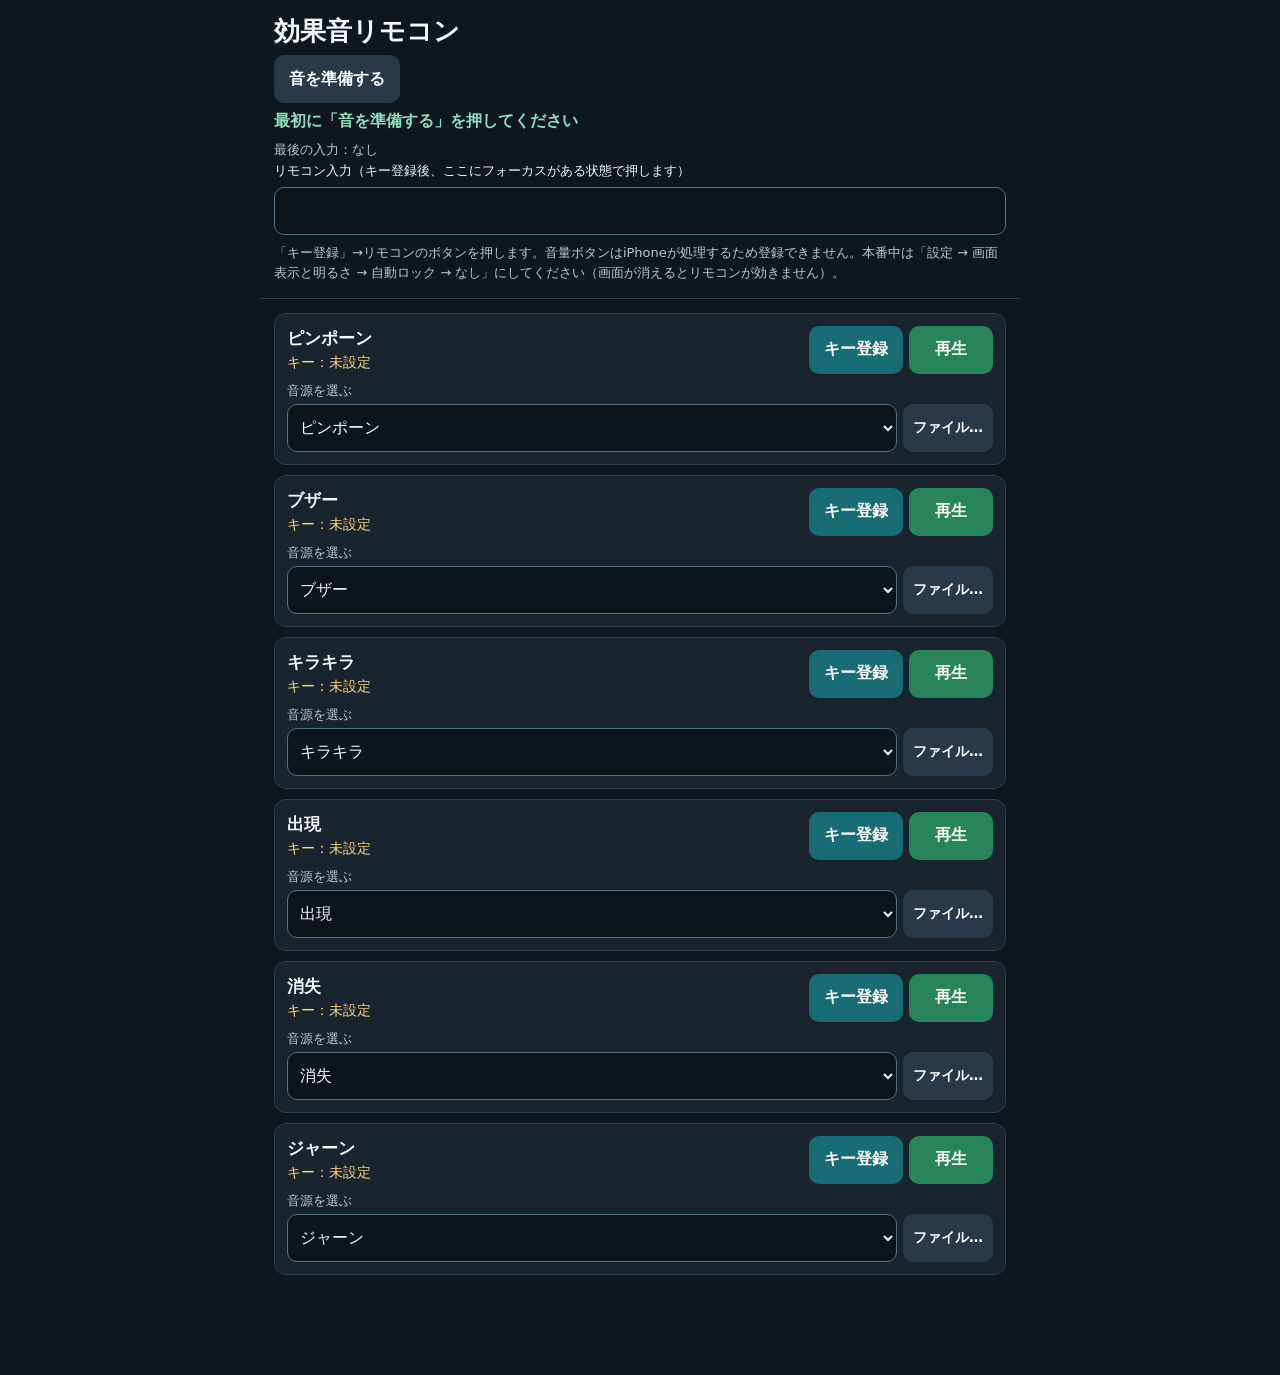
<file: effect-remote-simple.html>
<!doctype html>
<html lang="ja">
<head>
  <meta charset="utf-8">
  <meta name="viewport" content="width=device-width, initial-scale=1, viewport-fit=cover">
  <meta name="theme-color" content="#101820">
  <meta name="format-detection" content="telephone=no">
  <title>かんたん効果音リモコン</title>
  <style>
    :root { color-scheme: dark; font-family: system-ui, sans-serif; background: #101820; color: #f5f7fa; }
    * { box-sizing: border-box; -webkit-tap-highlight-color: transparent; }
    html { -webkit-text-size-adjust: 100%; }
    body { max-width: 760px; margin: 0 auto; padding: 18px 14px calc(90px + env(safe-area-inset-bottom)); }
    h1 { margin: 0 0 6px; font-size: 26px; }
    p { color: #bac6d2; }
    button, select, input { min-height: 48px; border: 0; border-radius: 10px; font: inherit; }
    button { padding: 10px 15px; background: #293947; color: white; font-weight: 700; touch-action: manipulation; -webkit-appearance: none; appearance: none; -webkit-touch-callout: none; -webkit-user-select: none; user-select: none; }
    button:disabled { opacity: .45; }
    input { display: block; width: 100%; margin-top: 6px; padding: 10px 12px; border: 1px solid #557080; background: #0d141a; color: white; font-size: 16px; }
    input:focus { outline: 3px solid #42c6cc; }
    .top { position: sticky; top: 0; z-index: 2; margin: -18px -14px 14px; padding: 14px; background: #101820f2; border-bottom: 1px solid #31404d; }
    .status { margin: 8px 0; color: #8de0bb; font-weight: 700; }
    .help { margin: 8px 0 0; font-size: 13px; line-height: 1.55; }
    .row { display: grid; grid-template-columns: minmax(0, 1fr) auto; gap: 8px; align-items: center; margin: 10px 0; padding: 12px; border: 1px solid #31404d; border-radius: 12px; background: #19242e; }
    .row h2 { margin: 0 0 4px; font-size: 17px; }
    .key { color: #ffd37b; font-size: 14px; }
    .sound-picker { grid-column: 1 / -1; display: grid; grid-template-columns: minmax(0, 1fr) auto; gap: 4px 6px; }
    .sound-picker label { grid-column: 1 / -1; color: #bac6d2; font-size: 13px; }
    .sound-picker select { width: 100%; min-width: 0; padding: 0 8px; border: 1px solid #557080; background: #0d141a; color: #f5f7fa; font-size: 16px; }
    .sound-picker .open-file { padding-inline: 10px; font-size: 14px; }
    .sound-picker input[hidden] { display: none; }
    .actions { display: flex; gap: 6px; }
    .learn { background: #176d73; }
    .play { min-width: 84px; background: #27845b; }
    #stop { position: fixed; z-index: 3; right: 14px; bottom: max(14px, env(safe-area-inset-bottom)); background: #a33e45; box-shadow: 0 4px 18px #0008; }
    #stop:disabled { display: none; }
    @media (max-width: 430px) { .row { grid-template-columns: 1fr; } .actions button { flex: 1; } }
  </style>
</head>
<body>
  <header class="top">
    <h1>効果音リモコン</h1>
    <button id="prepare" type="button">音を準備する</button>
    <button id="stop" type="button" disabled>全停止</button>
    <div id="status" class="status" role="status" aria-live="polite">最初に「音を準備する」を押してください</div>
    <p id="last" class="help">最後の入力：なし</p>
    <label for="capture" class="help">リモコン入力（キー登録後、ここにフォーカスがある状態で押します）</label>
    <input id="capture" type="text" inputmode="none" autocomplete="off" autocapitalize="off" spellcheck="false" aria-label="リモコン入力テスト">
    <p class="help">「キー登録」→リモコンのボタンを押します。音量ボタンはiPhoneが処理するため登録できません。本番中は「設定 → 画面表示と明るさ → 自動ロック → なし」にしてください（画面が消えるとリモコンが効きません）。</p>
  </header>
  <main id="list" aria-label="効果音"></main>

  <script>
    (() => {
      const builtIns = [
        ["ピンポーン", "sfx_correct_pingpong.wav"],
        ["ブザー", "sfx_wrong_buzzer.wav"],
        ["キラキラ", "sfx_magic_sparkle_reveal.wav"],
        ["出現", "sfx_magic_whoosh_appear.wav"],
        ["消失", "sfx_magic_vanish_poof.wav"],
        ["ジャーン", "sfx_magic_tada_sting.wav"]
      ];
      const library = new Map(builtIns.concat([["マリオ効果音","マリオ効果音.wav"],["fanfere","fanfere.mp3"],["シャキーン","シャキーン.mp3"],["テレレレッテレー","テレレレッテレー.mp3"],["ピューイーン","ピューイーン.mp3"],["ルービックキューブがそろう","ルービックキューブがそろう.wav"],["銃","銃.wav"],["大砲","大砲.wav"]]).map(([name, file]) => [
        file, { name, url: `./sound-effects/${encodeURIComponent(file)}`, bufferPromise: null }
      ]));
      const effects = builtIns.map(([name, file]) => ({
        name, key: "", file, sound: library.get(file), source: null, requestId: 0, selectionId: 0
      }));
      const sourceStorageKey = "magic-show-cue.effect-remote-simple.sources.v1";
      const storageKey = "magic-show-cue.effect-remote-simple.v1";
      const list = document.querySelector("#list");
      const status = document.querySelector("#status");
      const last = document.querySelector("#last");
      const capture = document.querySelector("#capture");
      const stopButton = document.querySelector("#stop");
      let learning = -1;
      let learningTimer;
      let audioContext;
      let keepAlive = null;
      let keepAliveWanted = false;
      let audioWasStopped = false;

      try {
        const saved = JSON.parse(localStorage.getItem(storageKey) || "[]");
        effects.forEach((effect, i) => { effect.key = typeof saved[i] === "string" ? canonicalKey(saved[i]) : ""; });
      } catch (_) {}

      try {
        const saved = JSON.parse(localStorage.getItem(sourceStorageKey) || "[]");
        effects.forEach((effect, i) => {
          if (!library.has(saved?.[i])) return;
          effect.file = saved[i];
          effect.sound = library.get(effect.file);
        });
      } catch (_) {}

      function saveSources() {
        try { localStorage.setItem(sourceStorageKey, JSON.stringify(effects.map((effect) => effect.file))); }
        catch (_) {}
      }
      function save() {
        try { localStorage.setItem(storageKey, JSON.stringify(effects.map((effect) => effect.key))); }
        catch (_) {}
      }
      function render() {
        list.innerHTML = effects.map((effect, i) => `
          <section class="row" data-index="${i}">
            <div><h2>${effect.name}</h2><div class="key"></div></div>
            <div class="actions">
              <button class="learn" type="button">${learning === i ? "入力待ち…" : "キー登録"}</button>
              <button class="play" type="button">再生</button>
            </div>
            <div class="sound-picker">
              <label for="sound-${i}">音源を選ぶ</label>
              <select id="sound-${i}" class="sound-select" aria-label="${effect.name}の音源"></select>
              <button class="open-file" type="button" aria-label="${effect.name}の音声ファイルを選ぶ">ファイル…</button>
              <input class="sound-file" type="file" accept=".wav,.mp3,audio/wav,audio/x-wav,audio/wave,audio/mpeg,audio/mp3" hidden>
            </div>
          </section>`).join("");
        list.querySelectorAll(".key").forEach((label, i) => {
          label.textContent = `キー：${effects[i].key || "未設定"}`;
        });
        list.querySelectorAll(".sound-select").forEach((select, i) => {
          const effect = effects[i];
          for (const [file, sound] of library) select.add(new Option(sound.name, file));
          if (effect.sound.file) select.add(new Option(effect.sound.name, "custom"));
          select.value = effect.sound.file ? "custom" : effect.file;
        });
      }
      function canonicalKey(name) {
        if (/^(PageUp|Prior)$/i.test(name)) return "PageUp";
        if (/^(PageDown|Next)$/i.test(name)) return "PageDown";
        return name;
      }
      function keyName(event) {
        const key = event.key || "";
        const code = event.code || "";
        if (/^(Key[A-Z]|Digit[0-9]|Numpad\w+)$/i.test(code)) return code;
        if (key === " " || key === "Spacebar") return "Space";
        if (key && key !== "Unidentified") return canonicalKey(key);
        if (code && code !== "Unidentified") return canonicalKey(code);
        const legacyCode = event.keyCode || event.which;
        if (legacyCode === 33) return "PageUp";
        if (legacyCode === 34) return "PageDown";
        return "不明";
      }
      function showInput(name) {
        last.textContent = `最後の入力：${name}（${new Date().toLocaleTimeString("ja-JP")}）`;
      }
      function focusCapture() {
        try { capture.focus({ preventScroll: true }); }
        catch (_) { capture.focus(); }
      }
      function getAudioContext() {
        const AudioContextClass = window.AudioContext || window.webkitAudioContext;
        if (!AudioContextClass) throw new Error("このブラウザでは効果音を再生できません");
        if (!audioContext) {
          audioContext = new AudioContextClass();
          // iPhoneは電話・Siri・画面ロックなどで音が止まる(interrupted)ので、状態を監視する
          audioContext.onstatechange = () => {
            if (audioContext.state === "running") {
              if (audioWasStopped) {
                audioWasStopped = false;
                status.textContent = "音が復帰しました";
              }
            } else {
              audioWasStopped = true;
              status.textContent = "音が一時停止しています。画面をタップすると再開します";
            }
          };
        }
        return audioContext;
      }
      // iPhoneのマナーモード(消音スイッチ)でも鳴らし、リモコンのメディアキーを受け取れるようにする
      function makeSilentWavUrl() {
        const sampleRate = 8000;
        const samples = sampleRate;
        const buffer = new ArrayBuffer(44 + samples * 2);
        const view = new DataView(buffer);
        const text = (offset, value) => { for (let i = 0; i < value.length; i++) view.setUint8(offset + i, value.charCodeAt(i)); };
        text(0, "RIFF"); view.setUint32(4, 36 + samples * 2, true); text(8, "WAVE"); text(12, "fmt ");
        view.setUint32(16, 16, true); view.setUint16(20, 1, true); view.setUint16(22, 1, true);
        view.setUint32(24, sampleRate, true); view.setUint32(28, sampleRate * 2, true);
        view.setUint16(32, 2, true); view.setUint16(34, 16, true);
        text(36, "data"); view.setUint32(40, samples * 2, true);
        return URL.createObjectURL(new Blob([buffer], { type: "audio/wav" }));
      }
      function startKeepAlive() {
        try { if (navigator.audioSession) navigator.audioSession.type = "playback"; } catch (_) {}
        try {
          if (!keepAlive) {
            keepAlive = new Audio();
            keepAlive.src = makeSilentWavUrl();
            keepAlive.loop = true;
            keepAlive.setAttribute("playsinline", "");
            keepAlive.addEventListener("pause", () => {
              if (keepAliveWanted && !document.hidden) keepAlive.play().catch(() => {});
            });
          }
          keepAliveWanted = true;
          if (keepAlive.paused) keepAlive.play().catch(() => {});
        } catch (_) {}
      }
      function tryResume() {
        if (audioContext && audioContext.state !== "running") audioContext.resume().catch(() => {});
        if (keepAliveWanted && keepAlive && keepAlive.paused) keepAlive.play().catch(() => {});
      }
      async function enableAudio() {
        const context = getAudioContext();
        if (context.state !== "running") {
          // iPhoneではresume()が応答しないことがあるので、待ちすぎない
          await Promise.race([
            context.resume().catch(() => {}),
            new Promise((resolve) => setTimeout(resolve, 1500))
          ]);
        }
        if (context.state !== "running") throw new Error("音が停止しています。画面の「音を準備する」をタップしてください");
        return context;
      }
      // 古いiOS(promise版decodeAudioData非対応)でも動くようにする
      function decode(context, data) {
        return new Promise((resolve, reject) => {
          const result = context.decodeAudioData(data, resolve, reject);
          if (result && typeof result.then === "function") result.then(resolve, reject);
        });
      }
      function loadEffect(sound, context) {
        if (!sound.bufferPromise) {
          sound.bufferPromise = (async () => {
            if (sound.file) return decode(context, await sound.file.arrayBuffer());
            const response = await fetch(sound.url);
            if (!response.ok) throw new Error(`${sound.name}を読み込めません`);
            return decode(context, await response.arrayBuffer());
          })().catch((error) => {
            sound.bufferPromise = null;
            throw error;
          });
        }
        return sound.bufferPromise;
      }
      async function prepare() {
        startKeepAlive();
        try {
          const context = await enableAudio();
          await Promise.all(effects.map((effect) => loadEffect(effect.sound, context)));
          if (navigator.mediaSession) {
            try {
              if (window.MediaMetadata) navigator.mediaSession.metadata = new MediaMetadata({ title: "効果音リモコン", artist: "Magic Show Cue" });
              navigator.mediaSession.playbackState = "playing";
            } catch (_) {}
          }
          status.textContent = "準備完了。再生ボタンかリモコンを押してください";
          focusCapture();
        } catch (error) {
          status.textContent = error.message || "音を準備できませんでした";
        }
      }
      function stopEffect(effect) {
        effect.requestId += 1;
        const source = effect.source;
        effect.source = null;
        if (source) source.stop();
      }
      function updateStopButton() {
        stopButton.disabled = effects.every((effect) => !effect.source);
      }
      async function play(index) {
        const effect = effects[index];
        stopEffect(effect);
        const requestId = effect.requestId;
        const sound = effect.sound;
        stopButton.disabled = false;
        try {
          const context = await enableAudio();
          const buffer = await loadEffect(sound, context);
          if (effect.requestId !== requestId) return;
          const source = context.createBufferSource();
          source.buffer = buffer;
          source.connect(context.destination);
          source.onended = () => {
            source.disconnect();
            if (effect.source !== source) return;
            effect.source = null;
            updateStopButton();
          };
          source.start();
          effect.source = source;
          status.textContent = `再生中：${sound.name}`;
        } catch (_) {
          if (effect.requestId !== requestId) return;
          updateStopButton();
          status.textContent = "再生できません。画面の「音を準備する」を押してください";
        }
      }
      function stopAll() {
        effects.forEach(stopEffect);
        updateStopButton();
        status.textContent = "停止しました";
      }
      function receiveKey(name, repeat = false) {
        showInput(name);
        if (learning >= 0) {
          if (["Shift", "Control", "Alt", "Meta"].includes(name)) return;
          if (!name || name === "不明" || name === "Unidentified") {
            status.textContent = "ボタン名を取得できません。キーボード入力を送るリモコンをお使いください";
            return;
          }
          clearTimeout(learningTimer);
          effects.forEach((effect, i) => {
            if (i !== learning && effect.key.toLowerCase() === name.toLowerCase()) effect.key = "";
          });
          effects[learning].key = name;
          learning = -1;
          save();
          render();
          status.textContent = `${effects.find((effect) => effect.key === name).name} に「${name}」を登録しました`;
          focusCapture();
          return;
        }
        const index = effects.findIndex((effect) => effect.key && effect.key.toLowerCase() === name.toLowerCase());
        if (index >= 0 && !repeat) play(index);
      }
      async function chooseFile(effect, file) {
        const selectionId = ++effect.selectionId;
        if (!/\.(wav|mp3)$/i.test(file.name) && !/^audio\/(wav|x-wav|wave|mpeg|mp3)$/i.test(file.type)) {
          status.textContent = "WAVかMP3のファイルを選んでください";
          return;
        }
        const sound = { name: file.name, file, bufferPromise: null };
        status.textContent = `${file.name}を読み込んでいます`;
        try {
          await loadEffect(sound, getAudioContext());
          if (effect.selectionId !== selectionId) return;
          stopEffect(effect);
          effect.sound = sound;
          updateStopButton();
          render();
          status.textContent = `音源：${sound.name}`;
        } catch (_) {
          if (effect.selectionId !== selectionId) return;
          status.textContent = `${file.name}を読み込めませんでした。音源を確認してください`;
        }
      }

      list.addEventListener("change", (event) => {
        const control = event.target;
        const row = control.closest("[data-index]");
        if (!row) return;
        const effect = effects[Number(row.dataset.index)];
        if (control.classList.contains("sound-select")) {
          const sound = library.get(control.value);
          if (!sound) return;
          effect.selectionId += 1;
          stopEffect(effect);
          effect.file = control.value;
          effect.sound = sound;
          control.querySelector('option[value="custom"]')?.remove();
          saveSources();
          updateStopButton();
          status.textContent = `音源：${sound.name}`;
          focusCapture();
        } else if (control.classList.contains("sound-file")) {
          const file = control.files[0];
          control.value = "";
          if (file) chooseFile(effect, file);
        }
      });
      list.addEventListener("click", (event) => {
        const button = event.target.closest("button");
        if (!button) return;
        const row = button.closest("[data-index]");
        const index = Number(row.dataset.index);
        if (button.classList.contains("open-file")) {
          row.querySelector(".sound-file").click();
          return;
        }
        if (button.classList.contains("play")) play(index);
        if (button.classList.contains("learn")) {
          learning = index;
          render();
          status.textContent = `${effects[index].name} の登録待ちです。リモコンボタンを押してください`;
          focusCapture();
          clearTimeout(learningTimer);
          learningTimer = setTimeout(() => {
            if (learning !== index) return;
            learning = -1;
            render();
            status.textContent = "入力を受信できませんでした。リモコンをiPhoneに接続し、キーボード入力を送る機種か確認してください";
          }, 10000);
        }
      });
      document.addEventListener("keydown", (event) => {
        if (event.target instanceof Element && event.target.closest(".sound-select, .sound-file")) return;
        const name = keyName(event);
        if (learning >= 0) {
          event.preventDefault();
          receiveKey(name, event.repeat);
          return;
        }
        const assigned = effects.some((effect) => effect.key && effect.key.toLowerCase() === name.toLowerCase());
        if (assigned) event.preventDefault();
        receiveKey(name, event.repeat);
      }, true);
      capture.addEventListener("input", () => { capture.value = ""; });
      document.querySelector("#prepare").addEventListener("click", prepare);
      stopButton.addEventListener("click", stopAll);
      render();
      if (navigator.mediaSession && navigator.mediaSession.setActionHandler) {
        const mediaKeys = { play: "MediaPlayPause", pause: "MediaPlayPause", nexttrack: "MediaTrackNext", previoustrack: "MediaTrackPrevious" };
        for (const [action, name] of Object.entries(mediaKeys)) {
          try { navigator.mediaSession.setActionHandler(action, () => {
            tryResume();
            receiveKey(name);
          }); } catch (_) {}
        }
      }
      // 画面タップ・キー入力・アプリ復帰のたびに、止まっている音を再開する
      ["touchend", "click", "keydown"].forEach((type) => document.addEventListener(type, tryResume, { capture: true, passive: true }));
      document.addEventListener("visibilitychange", () => { if (!document.hidden) tryResume(); });
    })();
  </script>
</body>
</html>
</file>
